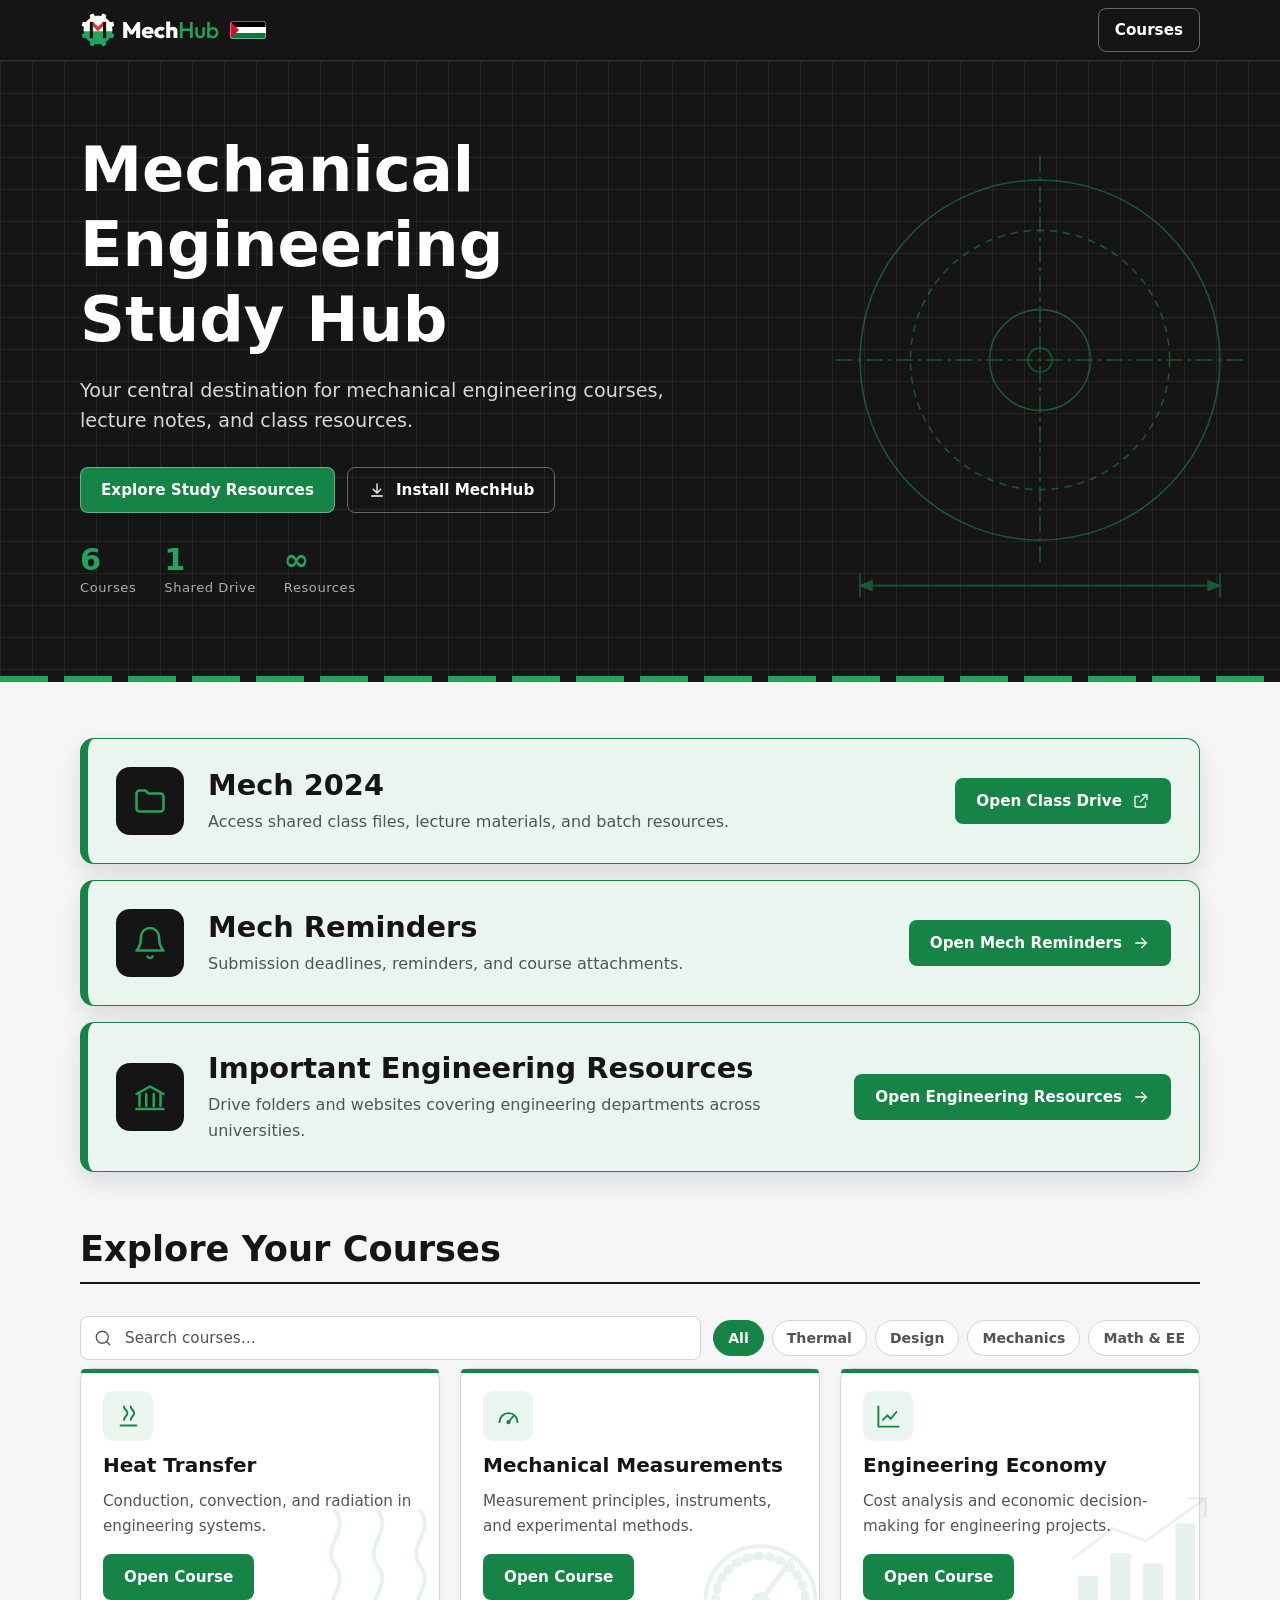
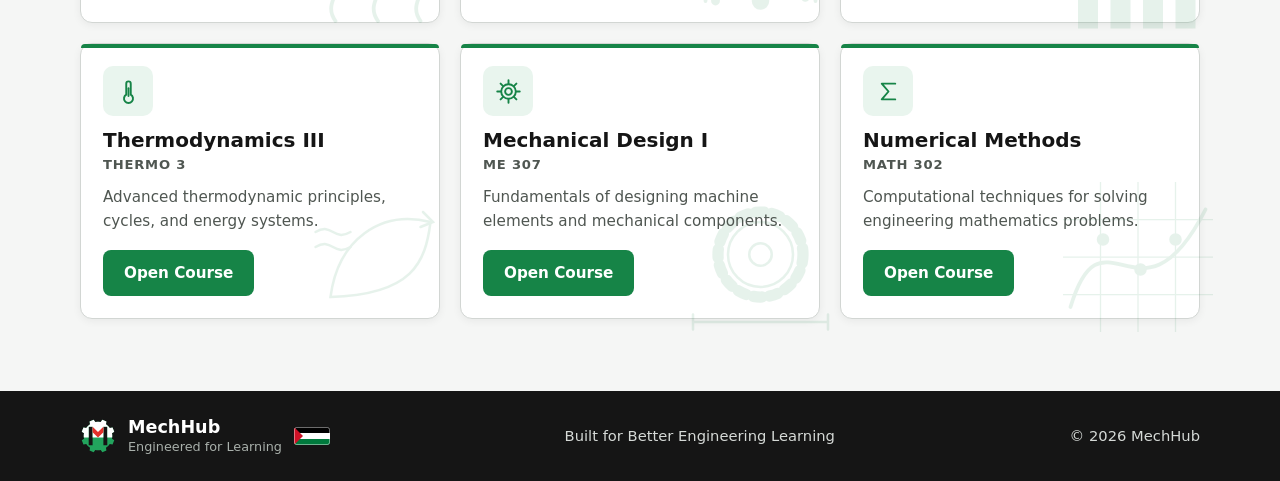
<file: index.html>
<!DOCTYPE html>
<html lang="en">
<head>
<meta charset="utf-8">
<meta name="viewport" content="width=device-width, initial-scale=1">
<meta name="color-scheme" content="light">
<title>MechHub | Mechanical Engineering Study Hub</title>
<meta name="description" content="Your central destination for mechanical engineering courses, lecture notes, and class resources.">
<meta name="theme-color" content="#151515">
<link rel="manifest" href="manifest.webmanifest">
<link rel="apple-touch-icon" href="icons/apple-touch-icon-180.png">
<meta name="mobile-web-app-capable" content="yes">
<meta name="apple-mobile-web-app-capable" content="yes">
<meta name="apple-mobile-web-app-title" content="MechHub">
<meta name="apple-mobile-web-app-status-bar-style" content="black">
<link rel="icon" href="icons/favicon.svg" type="image/svg+xml">
<link rel="icon" href="favicon.ico" sizes="48x48">
<link rel="icon" href="icons/favicon-32.png" type="image/png" sizes="32x32">
<style>
/* ====== Design tokens — MechHub identity (black / green / red / white) ======
   Primary (green), brand black for dark surfaces, neutrals for the rest. */
:root{
  --ink:#151515;
  --green:#168447;
  --green-d:#126B3A;
  --green-l:#22A45D;
  --tint:#E9F5EE;
  --paper:#F5F6F5;
  --surface:#FFFFFF;
  --steel:#4F5651;
  --line:#D2D6D3;
  --on-dark:#FFFFFF;
  --on-dark-2:#D5D9D6;
  --on-dark-3:#A9B0AB;
  --dark-hair:rgba(255,255,255,.12);
  --dark-line:rgba(255,255,255,.35);
  --grid:rgba(255,255,255,.06);
  --shadow-1:0 2px 8px rgba(21,21,21,.06);
  --shadow-2:0 10px 24px rgba(21,21,21,.12);
  --font:system-ui,-apple-system,"Segoe UI",Roboto,Arial,sans-serif;
  --radius-card:12px;
  --radius-btn:8px;
}
*{box-sizing:border-box}
html{scroll-behavior:smooth;scroll-padding-top:76px}
body{margin:0;background:var(--paper);color:var(--ink);font:16px/1.6 var(--font);-webkit-text-size-adjust:100%}
h1,h2,h3{margin:0;line-height:1.2;overflow-wrap:anywhere;font-weight:700;letter-spacing:0}
a{color:inherit}
.wrap{width:min(1120px,100% - 40px);margin-inline:auto}
:focus-visible{outline:3px solid var(--green);outline-offset:3px}
.site-header :focus-visible,.hero :focus-visible,.site-footer :focus-visible{outline-color:var(--green-l)}
img{max-width:100%;height:auto}

/* Skip to content */
.skip-link{position:absolute;top:-100px;left:12px;z-index:100;padding:10px 18px;border-radius:6px;background:var(--green);color:#fff;font-weight:700;text-decoration:none;transition:top .15s}
.skip-link:focus{top:12px}

/* Offline banner */
#offline-banner{display:none;align-items:center;gap:10px;justify-content:center;padding:10px 16px;background:#7b3800;color:#fff;font-size:.9rem;text-align:center}
#offline-banner svg{flex:none;width:18px;height:18px}
body.offline #offline-banner{display:flex}

/* Buttons */
.btn{display:inline-flex;align-items:center;justify-content:center;gap:10px;min-height:46px;padding:0 20px;border-radius:var(--radius-btn);background:var(--green);color:var(--on-dark);font-family:inherit;font-size:.95rem;font-weight:600;line-height:1.2;text-decoration:none;border:1px solid transparent;cursor:pointer;transition:background .2s,transform .2s}
.btn:hover{background:var(--green-d)}
.btn svg{width:18px;height:18px;flex:none}
.hero .btn{border-color:var(--dark-line)}
.card .btn:focus-visible,.feature .btn:focus-visible{outline:none}
.card .btn::after,.feature .btn::after{content:"";position:absolute;inset:0;border-radius:inherit}

/* Header */
.site-header{position:sticky;top:0;z-index:10;background:var(--ink);color:var(--on-dark);border-bottom:1px solid var(--dark-hair)}
.site-header .wrap{display:flex;align-items:center;justify-content:space-between;gap:16px;min-height:60px}
.brand{display:flex;align-items:center;gap:10px;text-decoration:none}
.flag,.brand .flag{display:block;flex:none;width:36px;height:18px;color:inherit}
.foot-brand{display:inline-flex;align-items:center;gap:12px}
.brand .logo{width:140px;height:36px;flex:none}
.foot-brand .logo{flex:none;width:36px;height:36px}
.fb-text{display:flex;flex-direction:column;line-height:1.25}
.fb-text small{font-size:.8rem;color:var(--on-dark-3)}

/* Animated art on card hover */
.card .art{position:absolute;right:-14px;bottom:-14px;width:150px;height:150px;color:var(--green);opacity:.1;z-index:-1;pointer-events:none;transition:transform .5s ease,opacity .3s}
.card:is(:hover,:focus-within,:active) .art{opacity:.2}
[data-t=economy]:is(:hover,:focus-within,:active) .art{transform:translateY(-8px)}
[data-t=thermo]:is(:hover,:focus-within,:active) .art{transform:scale(1.12)}
[data-t=design1]:is(:hover,:focus-within,:active) .art{transform:rotate(25deg)}
[data-t=numerical]:is(:hover,:focus-within,:active) .art{transform:translateX(-8px) scale(1.05)}
[data-t=electrical]:is(:hover,:focus-within,:active) .art{transform:scale(1.08)}
[data-t=fluid]:is(:hover,:focus-within,:active) .art{transform:translateX(-12px)}
[data-t=measure]:is(:hover,:focus-within,:active) .art{transform:rotate(-10deg)}
[data-t=heat]:is(:hover,:focus-within,:active) .art{transform:translateY(-10px) scale(1.06)}
[data-t=design2]:is(:hover,:focus-within,:active) .art{transform:rotate(-15deg) scale(1.05)}
@media (hover:none){.card .art{opacity:.14}}
@media (prefers-reduced-motion:reduce){.card .art{transform:none!important}}

.nav-link{display:inline-flex;align-items:center;min-height:44px;padding:0 16px;border:1px solid var(--dark-line);border-radius:var(--radius-btn);color:var(--on-dark);font-weight:600;font-size:.95rem;text-decoration:none;transition:background .2s}
.nav-link:hover{background:var(--dark-hair)}

/* Hero */
.hero{position:relative;overflow:hidden;color:var(--on-dark);padding:72px 0 84px;background:linear-gradient(var(--grid) 1px,transparent 1px) 0 0/32px 32px,linear-gradient(90deg,var(--grid) 1px,transparent 1px) 0 0/32px 32px,var(--ink)}
.hero .wrap{position:relative}
.hero h1{font-size:clamp(2.2rem,6.5vw,3.9rem);max-width:12ch}
.hero p{max-width:52ch;margin:18px 0 30px;color:var(--on-dark-2);font-size:clamp(1rem,2.4vw,1.2rem)}
.deco{position:absolute;right:max(-60px,calc(50% - 640px));top:50%;width:min(480px,60vw);transform:translateY(-50%);color:var(--green-l);opacity:.45;pointer-events:none}
.hero::after{content:"";position:absolute;left:0;right:0;bottom:0;height:6px;background:repeating-linear-gradient(90deg,var(--green-l) 0 48px,transparent 48px 64px)}

/* Install button (PWA) */
.hero-actions{display:flex;flex-wrap:wrap;gap:12px}
.btn[hidden],.install-tip[hidden]{display:none}
.btn-ghost{background:transparent}
.btn-ghost:hover{background:var(--dark-hair)}
.install-tip{margin-top:16px;max-width:52ch;padding:12px 16px;border:1px solid var(--dark-line);border-radius:var(--radius-btn);background:var(--dark-hair);color:var(--on-dark-2);font-size:.95rem}

/* ── Search / filter bar ─────────────────────────────────────────────────── */
.search-bar{display:flex;align-items:center;gap:12px;flex-wrap:wrap;margin:32px 0 8px}
.search-wrap{position:relative;flex:1;min-width:200px}
.search-wrap svg{position:absolute;left:14px;top:50%;transform:translateY(-50%);width:18px;height:18px;color:var(--steel);pointer-events:none}
#search{width:100%;min-height:44px;padding:0 16px 0 44px;border:1.5px solid var(--line);border-radius:var(--radius-btn);background:var(--surface);color:var(--ink);font:inherit;font-size:.95rem;appearance:none;transition:border-color .2s}
#search:focus{outline:none;border-color:var(--green)}
#search::placeholder{color:var(--steel)}
.filter-chips{display:flex;gap:8px;flex-wrap:wrap}
.chip{display:inline-flex;align-items:center;min-height:36px;padding:0 14px;border-radius:100px;border:1.5px solid var(--line);background:var(--surface);color:var(--steel);font:inherit;font-size:.88rem;font-weight:600;cursor:pointer;transition:background .15s,border-color .15s,color .15s}
.chip:hover{border-color:var(--green-d);color:var(--green-d)}
.chip[aria-pressed=true]{background:var(--green);border-color:var(--green);color:#fff}
#no-results{display:none;text-align:center;padding:48px 0;color:var(--steel)}
#no-results.visible{display:block}

/* Resources */
#resources{padding:56px 0 72px}
.feature{position:relative;display:flex;align-items:center;gap:24px;padding:28px;background:var(--tint);border:1px solid var(--green);border-left:8px solid var(--green);border-radius:14px;box-shadow:var(--shadow-2)}
#reminders-slot,#engineering-slot{margin-top:16px}
.feature:focus-within,.card:focus-within{outline:3px solid var(--green);outline-offset:3px}
.feature .ico{flex:none;width:68px;height:68px;border-radius:14px;background:var(--ink);color:var(--green-l);display:grid;place-items:center}
.feature .ico svg{width:36px;height:36px}
.feature h2{font-size:clamp(1.35rem,3.5vw,1.8rem)}
.feature p{margin:6px 0 0;color:var(--steel);max-width:56ch}
.feature .btn{margin-left:auto;flex:none}

/* Section title + category label */
.section-title{font-size:clamp(1.6rem,4vw,2.2rem);margin:56px 0 0;padding-bottom:12px;border-bottom:2px solid var(--ink)}
.category-label{font-size:.78rem;font-weight:700;letter-spacing:.1em;text-transform:uppercase;color:var(--steel);margin:32px 0 10px}
.grid{list-style:none;margin:0;padding:0;display:grid;gap:20px;grid-template-columns:1fr}

/* Course cards */
.card{position:relative;isolation:isolate;height:100%;display:flex;flex-direction:column;gap:12px;padding:22px;background:var(--surface);border:1px solid var(--line);border-radius:var(--radius-card);box-shadow:var(--shadow-1);transition:transform .2s,border-color .2s,box-shadow .2s}
.card::before{content:"";position:absolute;left:0;right:0;top:0;height:4px;border-radius:11px 11px 0 0;background:var(--green)}
.card:hover{transform:translateY(-3px);border-color:var(--green);box-shadow:var(--shadow-2)}
.card-top{display:flex;align-items:flex-start}
.ico{width:50px;height:50px;border-radius:10px;background:var(--tint);color:var(--green);display:grid;place-items:center}
.ico svg{width:27px;height:27px}
.card-head{display:flex;flex-direction:column;gap:4px}
.card h3{font-size:1.25rem}
.code{font-size:.82rem;font-weight:600;line-height:1.3;letter-spacing:.06em;color:var(--steel);overflow-wrap:anywhere}
.card p{flex:1;margin:0;color:var(--steel);font-size:.95rem}
.card .btn{align-self:flex-start;margin-top:4px}

/* Views (single-file homepage + engineering resources page) */
.view[hidden],.nav-link[hidden]{display:none}
#view-eng .hero h1{max-width:none}
.eng-section{padding:48px 0 72px}
.nav-link{white-space:nowrap}
@media (max-width:480px){.nav-extra{display:none}}

/* Footer */
.site-footer{background:var(--ink);color:var(--on-dark-2);padding:26px 0;font-size:.92rem}
.site-footer .wrap{display:flex;flex-wrap:wrap;align-items:center;justify-content:space-between;gap:8px 24px}
.site-footer strong{color:var(--on-dark);font-size:1.1rem;font-weight:700}

/* Stat strip */
.stat-strip{display:flex;gap:28px;flex-wrap:wrap;margin-top:32px}
.stat{display:flex;flex-direction:column;align-items:flex-start}
.stat-num{font-size:1.9rem;font-weight:800;line-height:1;color:var(--green-l)}
.stat-lbl{font-size:.82rem;color:var(--on-dark-3);margin-top:2px;letter-spacing:.04em}

@media (min-width:600px){.grid{grid-template-columns:repeat(2,1fr)}}
@media (min-width:980px){.grid{grid-template-columns:repeat(3,1fr)}}
@media (max-width:360px){
  .site-header .wrap{gap:12px}
  .nav-link{padding:0 10px;font-size:.88rem}
}
@media (max-width:720px){
  .hero{padding:52px 0 60px}
  .deco{opacity:.2;right:-120px;width:340px}
  .feature{flex-direction:column;align-items:flex-start;padding:22px}
  .feature .btn{margin-left:0;width:100%}
  .hero .btn{width:100%}
  .search-bar{flex-direction:column;align-items:stretch}
  .search-wrap{min-width:auto}
}
@media (prefers-reduced-motion:reduce){
  html{scroll-behavior:auto}
  *,*::before,*::after{transition:none!important;animation:none!important}
  .card:hover{transform:none}
}
</style>
</head>
<body>

<!-- Skip-navigation for keyboard users -->
<a class="skip-link" id="skip-link" href="#resources">Skip to courses</a>

<!-- Offline banner (shown via JS when navigator.onLine becomes false) -->
<div id="offline-banner" role="status" aria-live="polite">
  <svg viewBox="0 0 24 24" fill="none" stroke="currentColor" stroke-width="1.7" stroke-linecap="round" stroke-linejoin="round" aria-hidden="true"><path d="M1 1l22 22"/><path d="M16.72 11.06A10.94 10.94 0 0 1 19 12.55"/><path d="M5 12.55a10.94 10.94 0 0 1 5.17-2.39"/><path d="M10.71 5.05A16 16 0 0 1 22.56 9"/><path d="M1.42 9a15.91 15.91 0 0 1 4.7-2.88"/><path d="M8.53 16.11a6 6 0 0 1 6.95 0"/><circle cx="12" cy="20" r="1"/></svg>
  You're offline. MechHub is available, but course sites require an internet connection.
</div>

<svg width="0" height="0" style="position:absolute" aria-hidden="true" focusable="false">
  <symbol id="flag-ps" viewBox="0 0 40 20">
    <clipPath id="flag-clip"><rect width="40" height="20" rx="3"/></clipPath>
    <g clip-path="url(#flag-clip)">
      <rect width="40" height="6.67" fill="#000000"/>
      <rect y="6.67" width="40" height="6.66" fill="#FFFFFF"/>
      <rect y="13.33" width="40" height="6.67" fill="#007A3D"/>
      <path d="M0 0l10 10L0 20z" fill="#CE1126"/>
    </g>
    <rect x=".5" y=".5" width="39" height="19" rx="2.5" fill="none" stroke="rgba(255,255,255,.5)"/>
  </symbol>
  <symbol id="logo-horizontal" viewBox="-118 -118 918 236"><defs><clipPath id="hdarkt"><rect x="-130" y="-130" width="260" height="138.70"/></clipPath></defs><path d="M20.35 -91.77L31.81 -107.39L53.44 -98.43L50.51 -79.28A94 94 0 0 1 79.28 -50.51L98.43 -53.44L107.39 -31.81L91.77 -20.35A94 94 0 0 1 91.77 20.35L107.39 31.81L98.43 53.44L79.28 50.51A94 94 0 0 1 50.51 79.28L53.44 98.43L31.81 107.39L20.35 91.77A94 94 0 0 1 -20.35 91.77L-31.81 107.39L-53.44 98.43L-50.51 79.28A94 94 0 0 1 -79.28 50.51L-98.43 53.44L-107.39 31.81L-91.77 20.35A94 94 0 0 1 -91.77 -20.35L-107.39 -31.81L-98.43 -53.44L-79.28 -50.51A94 94 0 0 1 -50.51 -79.28L-53.44 -98.43L-31.81 -107.39L-20.35 -91.77A94 94 0 0 1 20.35 -91.77ZM-54.00 -54.00L-33.00 -54.00L-33.00 54.00L-54.00 54.00ZM33.00 -54.00L54.00 -54.00L54.00 54.00L33.00 54.00Z" fill="#22A45D" fill-rule="evenodd"/><path d="M20.35 -91.77L31.81 -107.39L53.44 -98.43L50.51 -79.28A94 94 0 0 1 79.28 -50.51L98.43 -53.44L107.39 -31.81L91.77 -20.35A94 94 0 0 1 91.77 20.35L107.39 31.81L98.43 53.44L79.28 50.51A94 94 0 0 1 50.51 79.28L53.44 98.43L31.81 107.39L20.35 91.77A94 94 0 0 1 -20.35 91.77L-31.81 107.39L-53.44 98.43L-50.51 79.28A94 94 0 0 1 -79.28 50.51L-98.43 53.44L-107.39 31.81L-91.77 20.35A94 94 0 0 1 -91.77 -20.35L-107.39 -31.81L-98.43 -53.44L-79.28 -50.51A94 94 0 0 1 -50.51 -79.28L-53.44 -98.43L-31.81 -107.39L-20.35 -91.77A94 94 0 0 1 20.35 -91.77ZM-54.00 -54.00L-33.00 -54.00L-33.00 54.00L-54.00 54.00ZM33.00 -54.00L54.00 -54.00L54.00 54.00L33.00 54.00Z" fill="#FFFFFF" fill-rule="evenodd" clip-path="url(#hdarkt)"/><path d="M-33.00 -54.00L0.00 -21.00L33.00 -54.00L33.00 -24.30L0.00 8.70L-33.00 -24.30Z" fill="#E4312B"/><g transform="translate(156,53.17)"><path d="M9.45 0.00V-106.35H28.80L64.95 -51.60L101.10 -106.35H120.45V0.00H93.90V-54.45L73.65 -24.00H56.25L36.15 -54.45V0.00ZM173.10 1.65Q160.80 1.65 151.35 -3.22Q141.90 -8.10 136.50 -16.80Q131.10 -25.50 131.10 -36.75Q131.10 -47.85 136.35 -56.47Q141.60 -65.10 150.68 -70.12Q159.75 -75.15 171.15 -75.15Q182.25 -75.15 190.88 -70.42Q199.50 -65.70 204.38 -57.38Q209.25 -49.05 209.25 -38.40Q209.25 -36.15 209.03 -33.83Q208.80 -31.50 208.05 -28.50L156.60 -28.20Q157.05 -27.15 157.50 -26.10Q159.60 -21.60 163.50 -19.35Q167.40 -17.10 173.10 -17.10Q178.50 -17.10 182.62 -18.90Q186.75 -20.70 190.05 -24.45L203.70 -10.80Q198.30 -4.65 190.57 -1.50Q182.85 1.65 173.10 1.65ZM156.60 -45.15 185.10 -45.30Q184.80 -46.95 184.20 -48.30Q182.55 -52.20 179.40 -54.30Q176.25 -56.40 171.45 -56.40Q166.50 -56.40 162.90 -54.00Q159.30 -51.60 157.35 -47.25Q156.90 -46.20 156.60 -45.15ZM253.95 1.65Q242.25 1.65 232.88 -3.30Q223.50 -8.25 218.10 -16.95Q212.70 -25.65 212.70 -36.60Q212.70 -47.70 218.18 -56.40Q223.65 -65.10 233.03 -70.12Q242.40 -75.15 254.25 -75.15Q262.80 -75.15 269.85 -72.30Q276.90 -69.45 282.75 -63.75L266.25 -47.25Q264.00 -49.50 261.07 -50.62Q258.15 -51.75 254.25 -51.75Q250.05 -51.75 246.68 -49.88Q243.30 -48.00 241.28 -44.70Q239.25 -41.40 239.25 -36.75Q239.25 -32.25 241.28 -28.88Q243.30 -25.50 246.68 -23.55Q250.05 -21.60 254.25 -21.60Q258.45 -21.60 261.45 -22.95Q264.45 -24.30 266.70 -26.85L283.35 -10.35Q277.20 -4.35 270.07 -1.35Q262.95 1.65 253.95 1.65ZM338.85 0.00V-41.40Q338.85 -46.50 335.85 -49.42Q332.85 -52.35 328.20 -52.35Q325.05 -52.35 322.57 -51.00Q320.10 -49.65 318.75 -47.25Q317.40 -44.85 317.40 -41.40V0.00H291.30V-109.35H317.40V-69.00Q319.05 -70.20 321.00 -71.40Q327.45 -74.85 336.00 -74.85Q344.85 -74.85 351.38 -71.32Q357.90 -67.80 361.42 -61.65Q364.95 -55.50 364.95 -47.40V0.00Z" fill="#FFFFFF"/><path d="M11.40 0.00V-105.00H28.65V-62.25H78.15V-105.00H95.40V0.00H78.15V-46.50H28.65V0.00ZM144.00 1.50Q134.85 1.50 127.72 -2.55Q120.60 -6.60 116.62 -13.72Q112.65 -20.85 112.65 -30.15V-72.00H129.15V-30.90Q129.15 -25.65 130.88 -21.98Q132.60 -18.30 135.97 -16.35Q139.35 -14.40 144.00 -14.40Q151.20 -14.40 155.02 -18.67Q158.85 -22.95 158.85 -30.90V-72.00H175.35V-30.15Q175.35 -20.70 171.38 -13.57Q167.40 -6.45 160.35 -2.48Q153.30 1.50 144.00 1.50ZM229.05 1.50Q220.80 1.50 214.35 -2.10Q210.00 -4.35 207.00 -7.80V0.00H190.50V-108.00H207.00V-64.05Q210.15 -67.65 214.50 -70.05Q220.95 -73.50 229.05 -73.50Q238.80 -73.50 246.68 -68.47Q254.55 -63.45 259.12 -54.97Q263.70 -46.50 263.70 -35.85Q263.70 -25.35 259.12 -16.88Q254.55 -8.40 246.68 -3.45Q238.80 1.50 229.05 1.50ZM226.35 -14.10Q232.35 -14.10 236.93 -16.88Q241.50 -19.65 244.12 -24.60Q246.75 -29.55 246.75 -36.00Q246.75 -42.45 244.12 -47.40Q241.50 -52.35 236.93 -55.12Q232.35 -57.90 226.35 -57.90Q220.35 -57.90 215.70 -55.12Q211.05 -52.35 208.50 -47.40Q205.95 -42.45 205.95 -36.00Q205.95 -29.55 208.50 -24.60Q211.05 -19.65 215.70 -16.88Q220.35 -14.10 226.35 -14.10Z" transform="translate(369.60,0)" fill="#22A45D"/></g>
</symbol>
  <symbol id="logo-icon" viewBox="-120 -120 240 240"><defs><clipPath id="ict"><rect x="-130" y="-130" width="260" height="140.77"/></clipPath></defs><path d="M18.13 -93.25L28.99 -108.18L56.00 -96.99L53.12 -78.76A95 95 0 0 1 78.76 -53.12L96.99 -56.00L108.18 -28.99L93.25 -18.13A95 95 0 0 1 93.25 18.13L108.18 28.99L96.99 56.00L78.76 53.12A95 95 0 0 1 53.12 78.76L56.00 96.99L28.99 108.18L18.13 93.25A95 95 0 0 1 -18.13 93.25L-28.99 108.18L-56.00 96.99L-53.12 78.76A95 95 0 0 1 -78.76 53.12L-96.99 56.00L-108.18 28.99L-93.25 18.13A95 95 0 0 1 -93.25 -18.13L-108.18 -28.99L-96.99 -56.00L-78.76 -53.12A95 95 0 0 1 -53.12 -78.76L-56.00 -96.99L-28.99 -108.18L-18.13 -93.25A95 95 0 0 1 18.13 -93.25ZM-62.00 -62.00L-36.00 -62.00L-36.00 62.00L-62.00 62.00ZM36.00 -62.00L62.00 -62.00L62.00 62.00L36.00 62.00Z" fill="#22A45D" fill-rule="evenodd"/><path d="M18.13 -93.25L28.99 -108.18L56.00 -96.99L53.12 -78.76A95 95 0 0 1 78.76 -53.12L96.99 -56.00L108.18 -28.99L93.25 -18.13A95 95 0 0 1 93.25 18.13L108.18 28.99L96.99 56.00L78.76 53.12A95 95 0 0 1 53.12 78.76L56.00 96.99L28.99 108.18L18.13 93.25A95 95 0 0 1 -18.13 93.25L-28.99 108.18L-56.00 96.99L-53.12 78.76A95 95 0 0 1 -78.76 53.12L-96.99 56.00L-108.18 28.99L-93.25 18.13A95 95 0 0 1 -93.25 -18.13L-108.18 -28.99L-96.99 -56.00L-78.76 -53.12A95 95 0 0 1 -53.12 -78.76L-56.00 -96.99L-28.99 -108.18L-18.13 -93.25A95 95 0 0 1 18.13 -93.25ZM-62.00 -62.00L-36.00 -62.00L-36.00 62.00L-62.00 62.00ZM36.00 -62.00L62.00 -62.00L62.00 62.00L36.00 62.00Z" fill="#FFFFFF" fill-rule="evenodd" clip-path="url(#ict)"/><path d="M-36.00 -62.00L0.00 -26.00L36.00 -62.00L36.00 -25.23L0.00 10.77L-36.00 -25.23Z" fill="#E4312B"/>
</symbol>
</svg>

<header class="site-header">
  <div class="wrap">
    <a class="brand" href="#top" aria-label="MechHub home">
      <svg class="logo" viewBox="0 0 918 236" aria-hidden="true"><use href="#logo-horizontal"/></svg>
      <svg class="flag" viewBox="0 0 40 20" role="img" aria-label="Palestine flag"><use href="#flag-ps"/></svg>
    </a>
    <a class="nav-link" id="nav-courses" href="#resources">Courses</a>
    <a class="nav-link" id="nav-back" href="#top" aria-label="Back to MechHub" hidden>&larr; Back<span class="nav-extra">&nbsp;to MechHub</span></a>
  </div>
</header>

<main id="top">
<div class="view" id="view-home">
  <section class="hero" aria-labelledby="hero-title">
    <svg class="deco" viewBox="0 0 400 400" fill="none" stroke="currentColor" stroke-width="1.3" aria-hidden="true">
      <circle cx="200" cy="190" r="150"/>
      <circle cx="200" cy="190" r="108" stroke-dasharray="6 5"/>
      <circle cx="200" cy="190" r="42"/>
      <circle cx="200" cy="190" r="10"/>
      <path d="M30 190h340M200 20v340" stroke-dasharray="14 4 3 4"/>
      <path d="M50 378h300M50 368v20M350 368v20"/>
      <path d="M50 378l10-4v8zM350 378l-10-4v8z" fill="currentColor"/>
    </svg>
    <div class="wrap">
      <h1 id="hero-title">Mechanical Engineering Study Hub</h1>
      <p>Your central destination for mechanical engineering courses, lecture notes, and class resources.</p>
      <div class="hero-actions">
        <a class="btn" href="#resources">Explore Study Resources</a>
        <button type="button" class="btn btn-ghost" id="install-btn" hidden>
          <svg viewBox="0 0 24 24" fill="none" stroke="currentColor" stroke-width="1.7" stroke-linecap="round" stroke-linejoin="round" aria-hidden="true"><path d="M12 4v11"/><path d="M7 11l5 5 5-5"/><path d="M5 20h14"/></svg>
          Install MechHub
        </button>
      </div>
      <div class="install-tip" id="ios-tip" role="note" aria-live="polite" hidden>To install MechHub on iPhone or iPad, open this page in Safari, tap the <strong>Share</strong> button, then choose <strong>Add to Home Screen</strong>.</div>

      <!-- Stats strip -->
      <div class="stat-strip" aria-label="Library statistics">
        <div class="stat"><span class="stat-num" id="stat-courses">6</span><span class="stat-lbl">Courses</span></div>
        <div class="stat"><span class="stat-num">1</span><span class="stat-lbl">Shared Drive</span></div>
        <div class="stat"><span class="stat-num">∞</span><span class="stat-lbl">Resources</span></div>
      </div>
    </div>
  </section>

  <section id="resources" aria-label="Study resources">
    <div class="wrap">
      <div id="drive-slot"></div>
      <div id="reminders-slot"></div>
      <div id="engineering-slot"></div>

      <h2 class="section-title">Explore Your Courses</h2>

      <!-- Search & filter -->
      <div class="search-bar" role="search" aria-label="Filter courses">
        <div class="search-wrap">
          <svg viewBox="0 0 24 24" fill="none" stroke="currentColor" stroke-width="1.7" stroke-linecap="round" stroke-linejoin="round" aria-hidden="true"><circle cx="11" cy="11" r="8"/><path d="M21 21l-4.35-4.35"/></svg>
          <input type="search" id="search" placeholder="Search courses…" aria-label="Search courses" autocomplete="off" spellcheck="false">
        </div>
        <div class="filter-chips" role="group" aria-label="Filter by category">
          <button type="button" class="chip" data-filter="all" aria-pressed="true">All</button>
          <button type="button" class="chip" data-filter="thermal" aria-pressed="false">Thermal</button>
          <button type="button" class="chip" data-filter="design" aria-pressed="false">Design</button>
          <button type="button" class="chip" data-filter="mechanics" aria-pressed="false">Mechanics</button>
          <button type="button" class="chip" data-filter="math" aria-pressed="false">Math &amp; EE</button>
        </div>
      </div>

      <div id="no-results" role="status" aria-live="polite">
        <p>No courses match your search. Try a different keyword or clear the filter.</p>
      </div>

      <ul class="grid" id="course-grid"></ul>
    </div>
  </section>
</div>

<div class="view" id="view-eng" hidden>
  <section class="hero" aria-labelledby="eng-hero-title">
    <svg class="deco" viewBox="0 0 400 400" fill="none" stroke="currentColor" stroke-width="1.3" aria-hidden="true">
      <circle cx="200" cy="190" r="150"/>
      <circle cx="200" cy="190" r="108" stroke-dasharray="6 5"/>
      <circle cx="200" cy="190" r="42"/>
      <circle cx="200" cy="190" r="10"/>
      <path d="M30 190h340M200 20v340" stroke-dasharray="14 4 3 4"/>
      <path d="M50 378h300M50 368v20M350 368v20"/>
      <path d="M50 378l10-4v8zM350 378l-10-4v8z" fill="currentColor"/>
    </svg>
    <div class="wrap">
      <h1 id="eng-hero-title" tabindex="-1">Important Engineering Resources</h1>
      <p>Drive folders and websites covering engineering departments across universities.</p>
      <div class="hero-actions">
        <a class="btn" href="#top"><svg viewBox="0 0 24 24" fill="none" stroke="currentColor" stroke-width="1.7" stroke-linecap="round" stroke-linejoin="round" aria-hidden="true"><path d="M19 12H5"/><path d="M11 6l-6 6 6 6"/></svg> Back to MechHub</a>
      </div>
    </div>
  </section>

  <section id="eng-resources" class="eng-section" aria-label="Engineering resources">
    <div class="wrap">
      <ul class="grid">
        <li>
          <article class="card">
            <div class="card-top"><div class="ico"><svg viewBox="0 0 24 24" fill="none" stroke="currentColor" stroke-width="1.7" stroke-linecap="round" stroke-linejoin="round" aria-hidden="true"><path d="M3 10l9-5 9 5"/><path d="M5 10v8M9.5 10v8M14.5 10v8M19 10v8"/><path d="M3 20h18"/></svg></div></div>
            <div class="card-head"><h3>Cairo University — Engineering (Class of 2023)</h3></div>
            <p>Google Drive resources for the 2023 cohort of Cairo University Engineering.</p>
            <a class="btn" href="https://drive.google.com/drive/folders/1-IVu9a2Rv5Qx2_GxRd8Ejp2VR3Gz1iXq" target="_blank" rel="noopener noreferrer" aria-label="Open Drive: Cairo University — Engineering (Class of 2023) (opens in a new tab)">Open Drive <svg viewBox="0 0 24 24" fill="none" stroke="currentColor" stroke-width="1.7" stroke-linecap="round" stroke-linejoin="round" aria-hidden="true"><path d="M14 4h6v6"/><path d="M20 4l-9 9"/><path d="M18 14v5a1 1 0 0 1-1 1H5a1 1 0 0 1-1-1V7a1 1 0 0 1 1-1h5"/></svg></a>
          </article>
        </li>
        <li>
          <article class="card">
            <div class="card-top"><div class="ico"><svg viewBox="0 0 24 24" fill="none" stroke="currentColor" stroke-width="1.7" stroke-linecap="round" stroke-linejoin="round" aria-hidden="true"><path d="M3 10l9-5 9 5"/><path d="M5 10v8M9.5 10v8M14.5 10v8M19 10v8"/><path d="M3 20h18"/></svg></div></div>
            <div class="card-head"><h3>MUST Engineering — All Departments</h3></div>
            <p>Google Drive resources for all Engineering departments at Misr University for Science and Technology (MUST).</p>
            <a class="btn" href="https://drive.google.com/drive/folders/120DBpk7zlZHWBUJp4Zy7-Imucf46gDRo" target="_blank" rel="noopener noreferrer" aria-label="Open Drive: MUST Engineering — All Departments (opens in a new tab)">Open Drive <svg viewBox="0 0 24 24" fill="none" stroke="currentColor" stroke-width="1.7" stroke-linecap="round" stroke-linejoin="round" aria-hidden="true"><path d="M14 4h6v6"/><path d="M20 4l-9 9"/><path d="M18 14v5a1 1 0 0 1-1 1H5a1 1 0 0 1-1-1V7a1 1 0 0 1 1-1h5"/></svg></a>
          </article>
        </li>
        <li>
          <article class="card">
            <div class="card-top"><div class="ico"><svg viewBox="0 0 24 24" fill="none" stroke="currentColor" stroke-width="1.7" stroke-linecap="round" stroke-linejoin="round" aria-hidden="true"><circle cx="12" cy="12" r="9"/><path d="M3 12h18"/><path d="M12 3c2.6 2.7 3.9 5.7 3.9 9s-1.3 6.3-3.9 9c-2.6-2.7-3.9-5.7-3.9-9s1.3-6.3 3.9-9z"/></svg></div></div>
            <div class="card-head"><h3>Engineering Across Universities</h3></div>
            <p>A website containing resources covering Engineering departments across different colleges and universities.</p>
            <a class="btn" href="https://rehlatelhandasa.blogspot.com/" target="_blank" rel="noopener noreferrer" aria-label="Open Website: Engineering Across Universities (opens in a new tab)">Open Website <svg viewBox="0 0 24 24" fill="none" stroke="currentColor" stroke-width="1.7" stroke-linecap="round" stroke-linejoin="round" aria-hidden="true"><path d="M14 4h6v6"/><path d="M20 4l-9 9"/><path d="M18 14v5a1 1 0 0 1-1 1H5a1 1 0 0 1-1-1V7a1 1 0 0 1 1-1h5"/></svg></a>
          </article>
        </li>
      </ul>
    </div>
  </section>
</div>
</main>

<footer class="site-footer">
  <div class="wrap">
    <span class="foot-brand"><svg class="logo" viewBox="0 0 240 240" aria-hidden="true"><use href="#logo-icon"/></svg><span class="fb-text"><strong>MechHub</strong><small>Engineered for Learning</small></span><svg class="flag" viewBox="0 0 40 20" role="img" aria-label="Palestine flag"><use href="#flag-ps"/></svg></span>
    <span>Built for Better Engineering Learning</span>
    <span>&copy; <span id="year">2026</span> MechHub</span>
  </div>
</footer>

<script>
/* ====== Central configuration — edit titles, codes, descriptions or URLs here ====== */
const DRIVE = {
  title: 'Mech 2024',
  description: 'Access shared class files, lecture materials, and batch resources.',
  cta: 'Open Class Drive',
  url: 'https://drive.google.com/drive/folders/1LVn5McTEaALZz_izfzxELduDn-HFU_hd'
};

/**
 * COURSES
 * Each entry must have:
 *   title       — display name
 *   code        — course code (empty string → not shown)
 *   icon        — key into ICONS / ART maps
 *   category    — one of: thermal | design | mechanics | math (used by filter chips)
 *   description — short description
 *   url         — authoritative published URL (opens in new tab)
 *
 * Display order below is intentional (most-current semester first).
 */
const COURSES = [
  { title: 'Heat Transfer',               code: '',         icon: 'heat',       category: 'thermal',
    description: 'Conduction, convection, and radiation in engineering systems.',
    url: 'https://ahmedramadantajeldin-rgb.github.io/Heat-Transfer/' },
  { title: 'Mechanical Measurements',     code: '',         icon: 'measure',    category: 'mechanics',
    description: 'Measurement principles, instruments, and experimental methods.',
    url: 'https://ahmedramadantajeldin-rgb.github.io/measurement/' },
  { title: 'Engineering Economy',         code: '',         icon: 'economy',    category: 'math',
    description: 'Cost analysis and economic decision-making for engineering projects.',
    url: 'https://ahmedramadantajeldin-rgb.github.io/economy/' },
  { title: 'Thermodynamics III',          code: 'THERMO 3', icon: 'thermo',     category: 'thermal',
    description: 'Advanced thermodynamic principles, cycles, and energy systems.',
    url: 'https://ahmedramadantajeldin-rgb.github.io/tageldien/' },
  { title: 'Mechanical Design I',         code: 'ME 307',   icon: 'design1',    category: 'design',
    description: 'Fundamentals of designing machine elements and mechanical components.',
    url: 'https://ahmedramadantajeldin-rgb.github.io/my-website/' },
  { title: 'Numerical Methods',           code: 'MATH 302', icon: 'numerical',  category: 'math',
    description: 'Computational techniques for solving engineering mathematics problems.',
    url: 'https://ahmedramadantajeldin-rgb.github.io/math302/' }
];

/* ====== Icons (inline SVG paths, 24×24 grid) ====== */
const ICONS = {
  reminders:'<path d="M6 8a6 6 0 0 1 12 0c0 7 3 9 3 9H3s3-2 3-9"/><path d="M10.3 21a1.94 1.94 0 0 0 3.4 0"/>',
  drive:    '<path d="M3 7a2 2 0 0 1 2-2h4l2 2h8a2 2 0 0 1 2 2v8a2 2 0 0 1-2 2H5a2 2 0 0 1-2-2z"/>',
  university:'<path d="M3 10l9-5 9 5"/><path d="M5 10v8M9.5 10v8M14.5 10v8M19 10v8"/><path d="M3 20h18"/>',
  economy:  '<path d="M3 3v18h18"/><path d="M7 15l4-4 3 3 5-6"/>',
  thermo:   '<path d="M14 14.8V5a2 2 0 0 0-4 0v9.8a4 4 0 1 0 4 0z"/><path d="M12 9v7"/>',
  design1:  '<circle cx="12" cy="12" r="3"/><circle cx="12" cy="12" r="6.5"/><path d="M12 2v3M12 19v3M2 12h3M19 12h3M5 5l2 2M17 17l2 2M5 19l2-2M17 7l2-2"/>',
  numerical:'<path d="M18 5H6l6 7-6 7h12"/>',
  electrical:'<path d="M13 2L4 14h7l-1 8 9-12h-7z"/>',
  fluid:    '<path d="M12 3s6 6.5 6 11a6 6 0 0 1-12 0c0-4.5 6-11 6-11z"/><path d="M9.5 15a2.8 2.8 0 0 0 2.5 2"/>',
  measure:  '<path d="M4 17a8 8 0 1 1 16 0"/><path d="M12 17l4-5"/><circle cx="12" cy="17" r="1"/>',
  heat:     '<path d="M8 3c0 3 3 3 3 6s-3 3-3 6M14 3c0 3 3 3 3 6s-3 3-3 6"/><path d="M5 20h14"/>',
  design2:  '<circle cx="12" cy="12" r="9"/><circle cx="12" cy="12" r="3"/><path d="M12 3v6M12 15v6M3 12h6M15 12h6"/>'
};
const ART = {
  economy:  '<rect x="12" y="72" width="16" height="42" fill="currentColor" stroke="none"/><rect x="38" y="54" width="16" height="60" fill="currentColor" stroke="none"/><rect x="64" y="62" width="16" height="52" fill="currentColor" stroke="none"/><rect x="90" y="30" width="16" height="84" fill="currentColor" stroke="none"/><path d="M8 58l32-24 26 10 48-34M100 10h14v14"/>',
  thermo:   '<path d="M22 92C28 46 62 22 102 32c-4 32-14 58-80 60z"/><path d="M96 24l8 8-10 4M10 40c14-8 14 8 28 0M10 52c14-8 14 8 28 0"/>',
  design1:  '<circle cx="62" cy="58" r="34" stroke-width="9" stroke-dasharray="7 6"/><circle cx="62" cy="58" r="26"/><circle cx="62" cy="58" r="9"/><path d="M8 112h108M8 106v12M116 106v12"/>',
  numerical:'<path d="M0 30h120M0 60h120M0 90h120M30 0v120M60 0v120M90 0v120" stroke-width="1"/><path d="M6 100C32 14 62 124 114 22" stroke-width="3"/><circle cx="32" cy="46" r="4" fill="currentColor"/><circle cx="62" cy="70" r="4" fill="currentColor"/><circle cx="90" cy="46" r="4" fill="currentColor"/>',
  electrical:'<path d="M4 74c0-22 20-22 20 0s20 22 20 0 20-22 20 0 20 22 20 0 20-22 20 0" stroke-width="3"/><path d="M24 50a38 38 0 0 1 72 0M12 38a52 52 0 0 1 96 0"/><path d="M62 86l-9 14h14l-9 14"/>',
  fluid:    '<path d="M0 34c20-14 40 14 60 0s40-14 60 0M0 62c20-14 40 14 60 0s40-14 60 0M0 90c20-14 40 14 60 0s40-14 60 0" stroke-width="3"/><circle cx="60" cy="62" r="13" fill="currentColor" stroke="none"/>',
  measure:  '<path d="M18 92a44 44 0 1 1 88 0" stroke-width="3"/><path d="M26 92a36 36 0 1 1 72 0" stroke-width="7" stroke-dasharray="2 7"/><path d="M62 92l24-32" stroke-width="4"/><circle cx="62" cy="92" r="6" fill="currentColor"/>',
  heat:     '<path d="M26 108c-12-16 12-28 0-44s12-28 0-44M60 108c-12-16 12-28 0-44s12-28 0-44M94 108c-12-16 12-28 0-44s12-28 0-44" stroke-width="3"/>',
  design2:  '<path d="M60 14l38 22v44L60 102 22 80V36z"/><path d="M22 36l38 22 38-22M60 58v44"/><circle cx="60" cy="58" r="12"/><path d="M60 102v14M30 114h60"/>'
};

const svg = (paths) =>
  '<svg viewBox="0 0 24 24" fill="none" stroke="currentColor" stroke-width="1.7" stroke-linecap="round" stroke-linejoin="round" aria-hidden="true">' + paths + '</svg>';

const EXTERNAL = svg('<path d="M14 4h6v6"/><path d="M20 4l-9 9"/><path d="M18 14v5a1 1 0 0 1-1 1H5a1 1 0 0 1-1-1V7a1 1 0 0 1 1-1h5"/>');

/* ====== Render Drive feature card ====== */
/* Drive opens in new tab; course cards use same-tab navigation (see renderCard below) */

const driveAttrs = 'target="_blank" rel="noopener noreferrer"';

document.getElementById('drive-slot').innerHTML =
  '<article class="feature">' +
    '<div class="ico">' + svg(ICONS.drive) + '</div>' +
    '<div><h2>' + DRIVE.title + '</h2><p>' + DRIVE.description + '</p></div>' +
    '<a class="btn" href="' + DRIVE.url + '" ' + driveAttrs + ' aria-label="' + DRIVE.cta + ' (opens in a new tab)">' +
      DRIVE.cta + EXTERNAL +
    '</a>' +
  '</article>';

/* ====== Mech Reminders feature card (visible to everyone; same-tab link to reminders/) ====== */
const REMINDERS = {
  title: 'Mech Reminders',
  description: 'Submission deadlines, reminders, and course attachments.',
  cta: 'Open Mech Reminders',
  url: 'reminders/'
};
const ARROW = svg('<path d="M5 12h14"/><path d="M13 6l6 6-6 6"/>');

document.getElementById('reminders-slot').innerHTML =
  '<article class="feature">' +
    '<div class="ico">' + svg(ICONS.reminders) + '</div>' +
    '<div><h2>' + REMINDERS.title + '</h2><p>' + REMINDERS.description + '</p></div>' +
    '<a class="btn" href="' + REMINDERS.url + '" aria-label="' + REMINDERS.cta + '">' +
      REMINDERS.cta + ARROW +
    '</a>' +
  '</article>';

/* ====== Important Engineering Resources feature card (same-tab switch to the in-page resources view, #engineering) ====== */
const ENGINEERING = {
  title: 'Important Engineering Resources',
  description: 'Drive folders and websites covering engineering departments across universities.',
  cta: 'Open Engineering Resources',
  url: '#engineering'
};

document.getElementById('engineering-slot').innerHTML =
  '<article class="feature">' +
    '<div class="ico">' + svg(ICONS.university) + '</div>' +
    '<div><h2>' + ENGINEERING.title + '</h2><p>' + ENGINEERING.description + '</p></div>' +
    '<a class="btn" href="' + ENGINEERING.url + '" aria-label="' + ENGINEERING.cta + '">' +
      ENGINEERING.cta + ARROW +
    '</a>' +
  '</article>';

/* ====== Render course cards ====== */
function renderCard(c) {
  return '<li data-category="' + c.category + '" data-title="' + c.title.toLowerCase() + '" data-desc="' + c.description.toLowerCase() + '">' +
    '<article class="card" data-t="' + c.icon + '">' +
      '<svg class="art" viewBox="0 0 120 120" fill="none" stroke="currentColor" stroke-width="2" stroke-linecap="round" aria-hidden="true">' + ART[c.icon] + '</svg>' +
      '<div class="card-top"><div class="ico">' + svg(ICONS[c.icon]) + '</div></div>' +
      '<div class="card-head"><h3>' + c.title + '</h3>' +
        (c.code ? '<span class="code">' + c.code + '</span>' : '') + '</div>' +
      '<p>' + c.description + '</p>' +
      '<a class="btn" href="' + c.url + '" aria-label="Open Course: ' + c.title + '">Open Course</a>' +
    '</article>' +
  '</li>';
}

const grid = document.getElementById('course-grid');
grid.innerHTML = COURSES.map(renderCard).join('');
document.getElementById('stat-courses').textContent = COURSES.length;
document.getElementById('year').textContent = new Date().getFullYear();

/* ====== Search & filter ====== */
(function () {
  var searchInput  = document.getElementById('search');
  var chips        = Array.from(document.querySelectorAll('.chip'));
  var noResults    = document.getElementById('no-results');
  var items        = Array.from(grid.querySelectorAll('li'));
  var activeFilter = 'all';

  function applyFilter() {
    var q = searchInput.value.trim().toLowerCase();
    var visible = 0;
    items.forEach(function (li) {
      var matchCat   = activeFilter === 'all' || li.dataset.category === activeFilter;
      var matchQuery = !q || li.dataset.title.includes(q) || li.dataset.desc.includes(q);
      var show = matchCat && matchQuery;
      li.hidden = !show;
      if (show) visible++;
    });
    noResults.classList.toggle('visible', visible === 0);
  }

  searchInput.addEventListener('input', applyFilter);

  chips.forEach(function (chip) {
    chip.addEventListener('click', function () {
      activeFilter = chip.dataset.filter;
      chips.forEach(function (c) { c.setAttribute('aria-pressed', c === chip ? 'true' : 'false'); });
      applyFilter();
    });
  });
})();

/* ====== View switching: homepage <-> Important Engineering Resources (#engineering) ====== */
(function () {
  var home = document.getElementById('view-home');
  var eng  = document.getElementById('view-eng');
  var navCourses = document.getElementById('nav-courses');
  var navBack    = document.getElementById('nav-back');
  var skip       = document.getElementById('skip-link');
  var homeTitle  = document.title;
  var engTitle   = 'Important Engineering Resources | MechHub';
  var current    = 'home';

  function route() {
    var isEng = location.hash === '#engineering';
    var next = isEng ? 'eng' : 'home';
    home.hidden = isEng;
    eng.hidden  = !isEng;
    navCourses.hidden = isEng;
    navBack.hidden    = !isEng;
    skip.setAttribute('href', isEng ? '#eng-resources' : '#resources');
    skip.textContent = isEng ? 'Skip to resources' : 'Skip to courses';
    document.title = isEng ? engTitle : homeTitle;
    if (next !== current) {
      current = next;
      window.scrollTo(0, 0);
      var h = document.getElementById(isEng ? 'eng-hero-title' : 'hero-title');
      if (h) { h.setAttribute('tabindex', '-1'); h.focus({ preventScroll: true }); }
    }
  }
  window.addEventListener('hashchange', route);
  route();
})();

/* ====== Offline detection ====== */
(function () {
  function update() {
    document.body.classList.toggle('offline', !navigator.onLine);
  }
  window.addEventListener('online',  update);
  window.addEventListener('offline', update);
  update();
})();

/* ====== PWA: install button + service worker ====== */
(function () {
  var btn      = document.getElementById('install-btn');
  var tip      = document.getElementById('ios-tip');
  var deferred = null;
  var standalone = function () {
    return (window.matchMedia && window.matchMedia('(display-mode: standalone)').matches) ||
           window.navigator.standalone === true;
  };
  var isIOS = /iPhone|iPad|iPod/.test(navigator.userAgent) ||
              (navigator.platform === 'MacIntel' && navigator.maxTouchPoints > 1);

  /* Manual-install instructions, shown only when the person clicks the button and the browser
     offers no install prompt (or the prompt was dismissed). Nothing pops up on its own. */
  if (!isIOS) {
    tip.innerHTML = 'To install MechHub, open your browser menu and choose <strong>Install MechHub</strong> or <strong>Add to Home screen</strong> ' +
      '(or <strong>File &rarr; Add to Dock</strong> in Safari on Mac). Not every browser supports installing web apps. ' +
      'If MechHub is already installed, open it from your app list or home screen.';
  }

  if (!standalone()) {
    btn.hidden = false;
    window.addEventListener('beforeinstallprompt', function (e) {
      e.preventDefault();
      deferred = e;
    });
    btn.addEventListener('click', function () {
      if (!deferred) { tip.hidden = !tip.hidden; return; }   /* iOS, or no native prompt available */
      var ev = deferred;
      deferred = null;                                       /* the prompt event can only be used once */
      ev.prompt();
      ev.userChoice.then(function (choice) {
        if (choice && choice.outcome === 'accepted') { btn.hidden = true; }
        else { tip.hidden = false; }                         /* dismissed: explain the manual route */
      }).catch(function () {});
    });
  }
  window.addEventListener('appinstalled', function () {
    deferred = null;
    btn.hidden = true;
    tip.hidden = true;
  });

  /* Service worker registration + updates */
  if ('serviceWorker' in navigator) {
    /* Remember whether a worker already controlled this page. On a first visit the new worker
       claims the page too, and that must NOT trigger a reload. */
    var hadController = !!navigator.serviceWorker.controller;
    var reloading = false;
    navigator.serviceWorker.addEventListener('controllerchange', function () {
      if (!hadController || reloading) return;
      reloading = true;                    /* a new version took over: reload once so users get fresh files */
      window.location.reload();
    });
    window.addEventListener('load', function () {
      navigator.serviceWorker.register('sw.js', { updateViaCache: 'none' })
        .then(function (reg) {
          /* An installed app can stay open for days; look for a new version when it is shown again (at most hourly). */
          var lastCheck = Date.now();
          document.addEventListener('visibilitychange', function () {
            if (document.visibilityState === 'visible' && Date.now() - lastCheck > 3600000) {
              lastCheck = Date.now();
              reg.update().catch(function () {});
            }
          });
        })
        .catch(function () { /* SW registration failed silently */ });
    });
  }
})();
</script>
</body>
</html>
</file>
